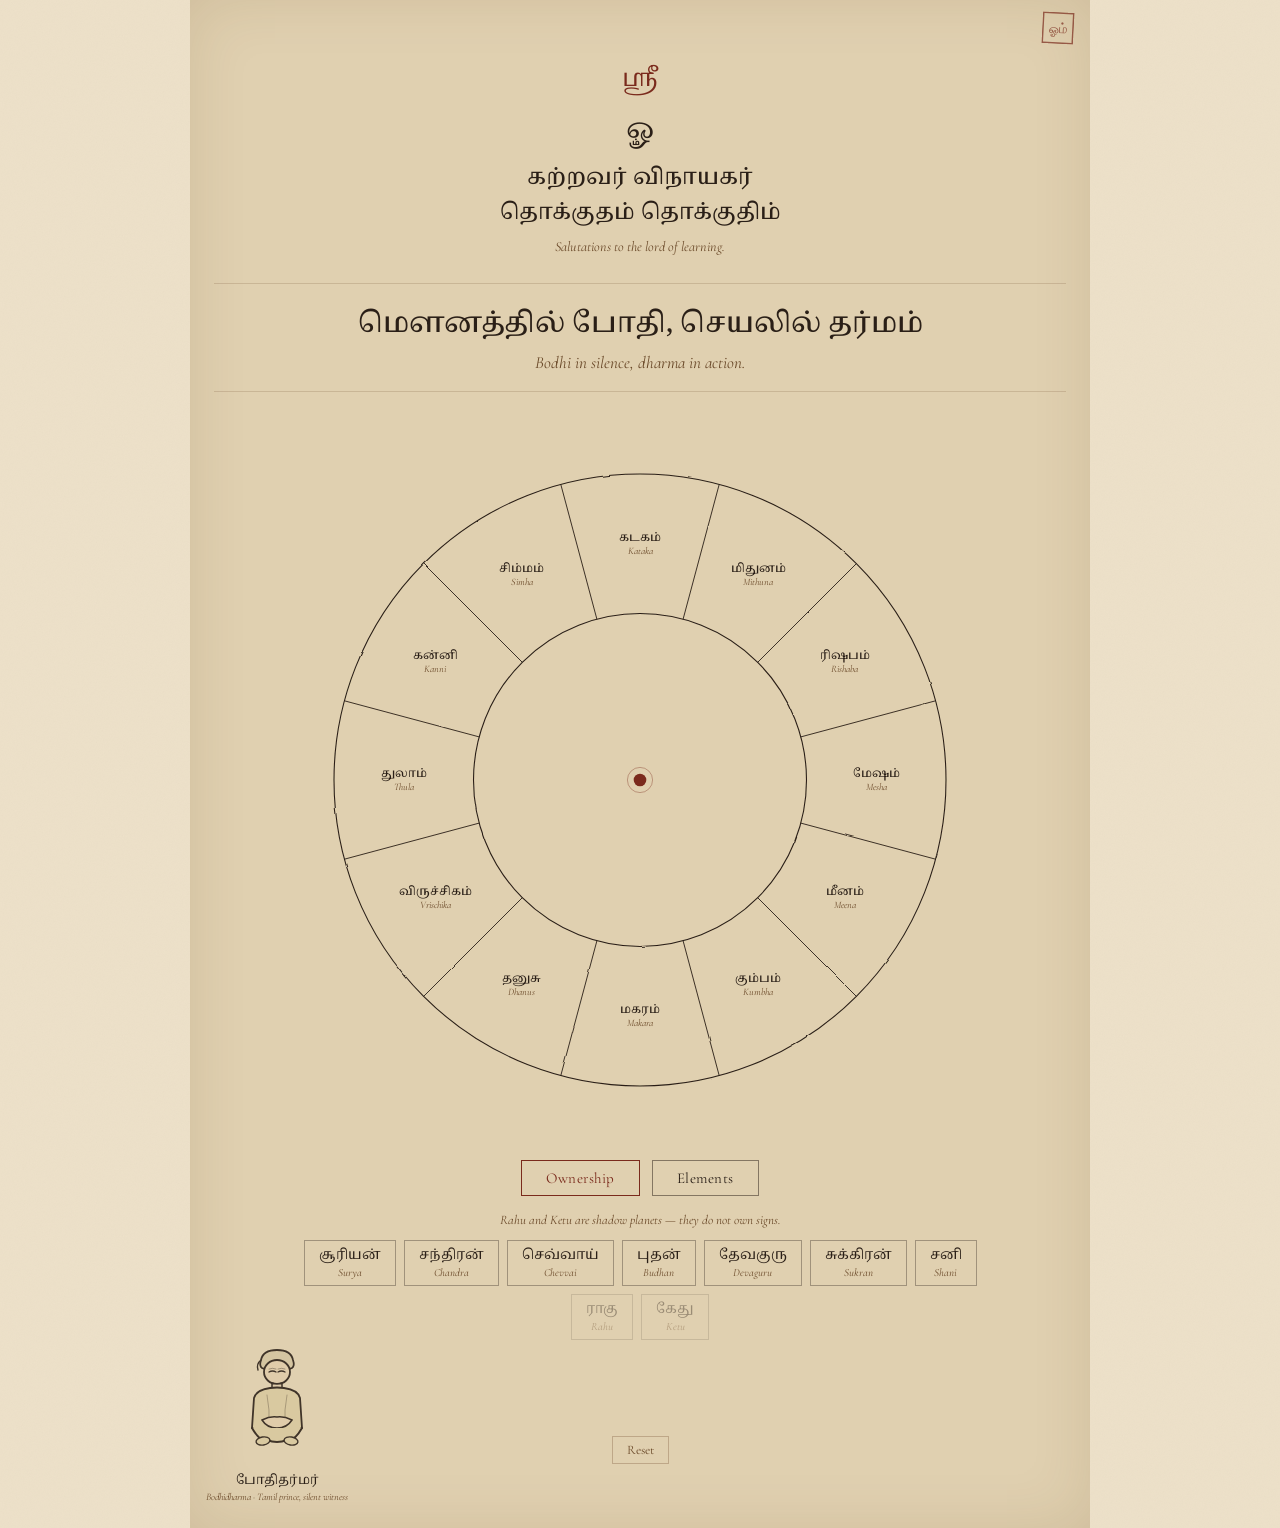
<file: bodhidharma-scroll/index.html>
<!DOCTYPE html>
<html lang="ta">
<head>
  <meta charset="UTF-8">
  <meta name="viewport" content="width=device-width, initial-scale=1.0">
  <title>போதிதர்மர் சுருள் — Bodhidharma Scroll</title>
  <link rel="stylesheet" href="../shared/styles.css">
  <link rel="stylesheet" href="style.css">
</head>
<body>
  <div class="scroll-container">
    <div id="invocation-mount"></div>

    <div class="wheel-section">
      <svg id="zodiac-wheel"
           viewBox="0 0 800 800"
           style="width:100%;max-width:720px;display:block;margin:0 auto;"
           role="img"
           aria-label="Zodiac wheel with 12 signs">
      </svg>
    </div>

    <div class="controls">
      <div class="mode-buttons" role="group" aria-label="Select mode">
        <button class="mode-btn active" id="btn-ownership" aria-pressed="true">Ownership</button>
        <button class="mode-btn"        id="btn-elements"  aria-pressed="false">Elements</button>
      </div>
      <div id="shadow-note" style="display:none;text-align:center;font-size:13px;color:#6b4a2a;font-style:italic;margin-top:4px;">
        Rahu and Ketu are shadow planets — they do not own signs.
      </div>
      <div id="picker-mount" class="picker" role="group" aria-label="Select planet or element"></div>
      <div id="annotation-panel" class="annotation-panel" aria-live="polite" aria-atomic="true"></div>
      <button class="reset-btn" id="reset-btn">Reset</button>
    </div>

    <div id="bodhidharma-mount"></div>
  </div>
  <script type="module" src="script.js"></script>
</body>
</html>
</file>
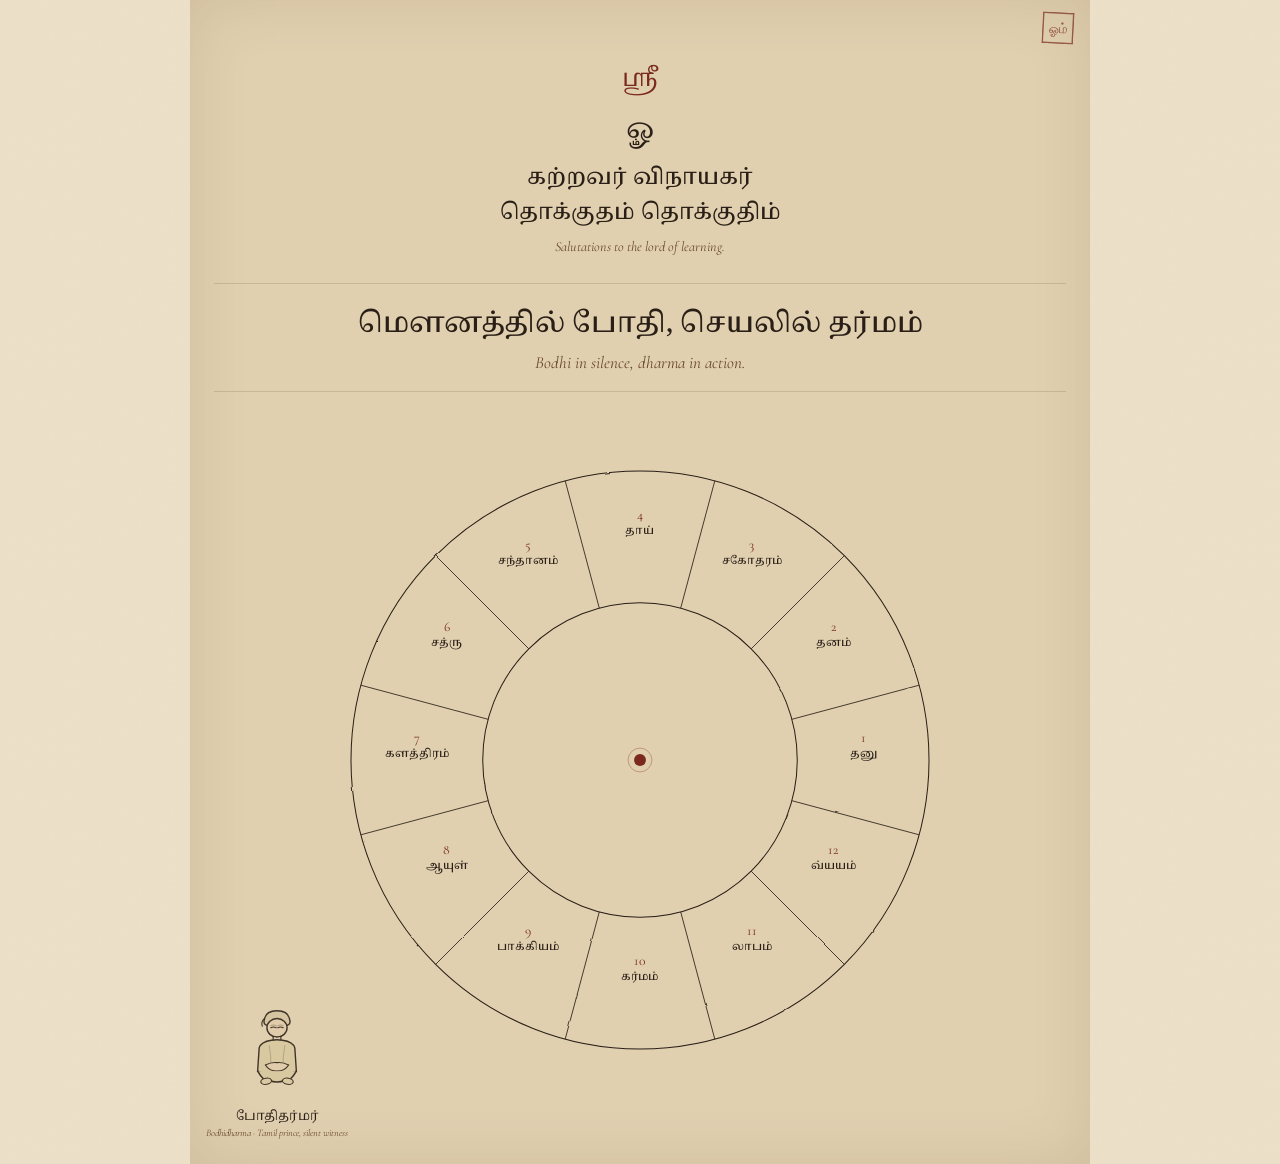
<file: houses-wheel/index.html>
<!DOCTYPE html>
<html lang="ta">
<head>
  <meta charset="UTF-8">
  <meta name="viewport" content="width=device-width, initial-scale=1.0">
  <title>பாவ சக்கரம் — Houses Wheel</title>
  <link rel="stylesheet" href="../shared/styles.css">
  <link rel="stylesheet" href="style.css">
</head>
<body>
  <div class="scroll-container">
    <div id="invocation-mount"></div>
    <div style="display:flex;justify-content:center;">
      <svg id="houses-wheel" viewBox="0 0 800 800"
           style="width:100%;max-width:680px;display:block;"
           role="img" aria-label="12 houses of Jyotish"></svg>
    </div>
    <div id="house-panel" class="house-panel" aria-live="polite" aria-atomic="true" style="display:none;"></div>
    <div id="bodhidharma-mount"></div>
  </div>
  <script type="module" src="script.js"></script>
</body>
</html>
</file>
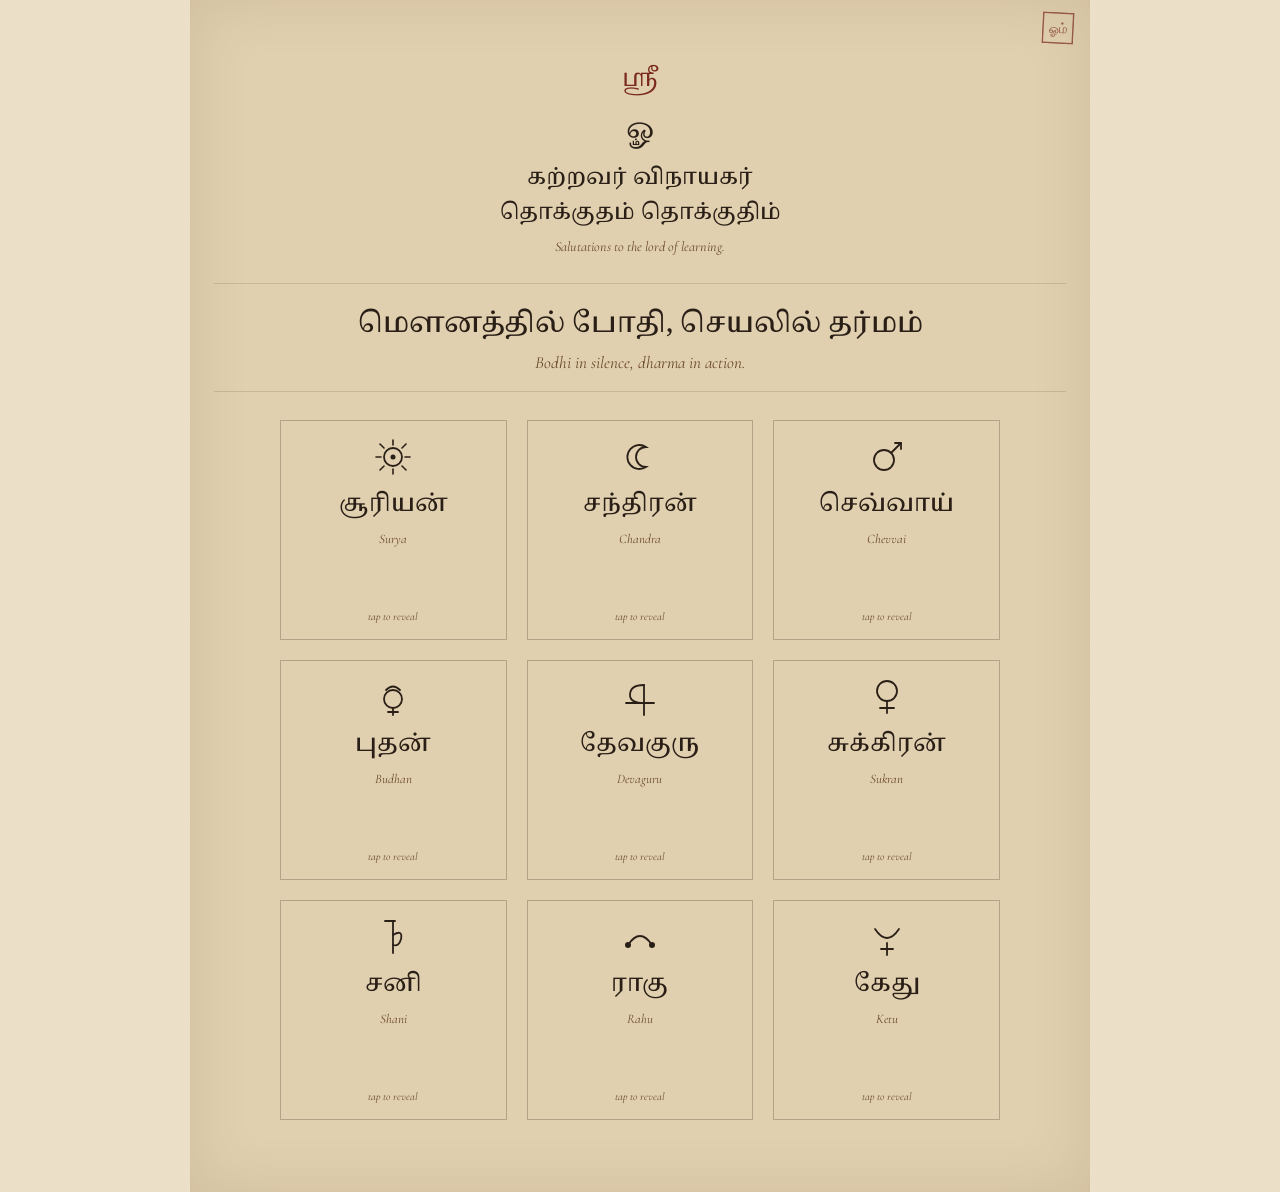
<file: planet-cards/index.html>
<!DOCTYPE html>
<html lang="ta">
<head>
  <meta charset="UTF-8">
  <meta name="viewport" content="width=device-width, initial-scale=1.0">
  <title>கிரக அட்டைகள் — Planet Cards</title>
  <link rel="stylesheet" href="../shared/styles.css">
</head>
<body>
  <div class="scroll-container" style="padding-bottom:48px;">
    <div id="invocation-mount"></div>
    <div id="cards-mount" class="card-grid"></div>
  </div>
  <script type="module" src="script.js"></script>
</body>
</html>
</file>
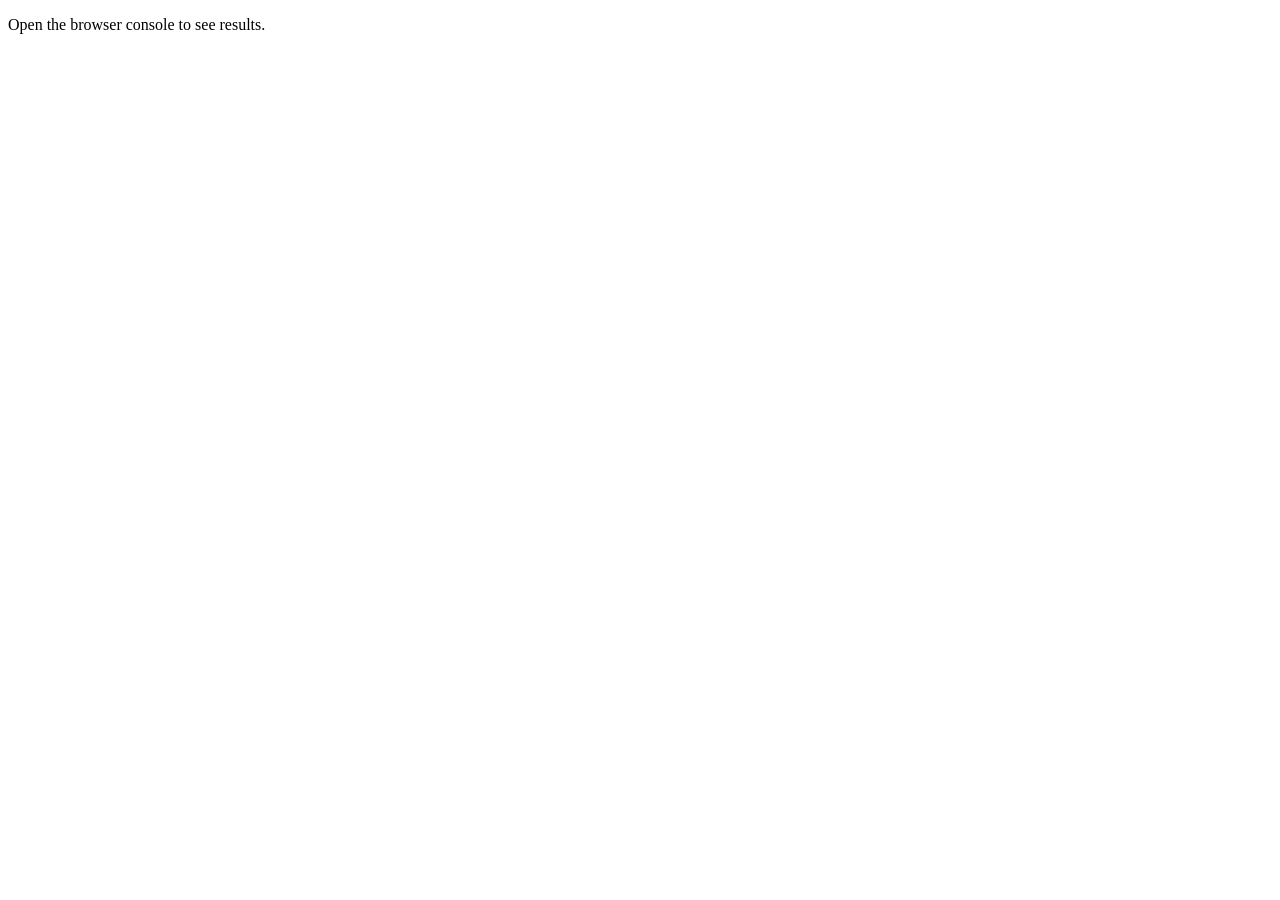
<file: tests/index.html>
<!DOCTYPE html>
<html lang="en">
<head><meta charset="UTF-8"><title>Tests</title></head>
<body>
  <p>Open the browser console to see results.</p>
  <script type="module">
    import './test-data.js';
    import './test-wheel.js';
  </script>
</body>
</html>
</file>
<file: shared/styles.css>
@import url('https://fonts.googleapis.com/css2?family=Noto+Serif+Tamil:wght@400;500&family=Cormorant+Garamond:ital,wght@0,400;1,400&display=swap');

:root {
  --ink:          #2a1f17;
  --paper-body:   #ede0c8;
  --paper-scroll: #e0d0b0;
  --seal-red:     #7a2a1c;
  --text-muted:   #6b4a2a;
  --element-fire: #a83232;
  --element-earth:#8b6914;
  --element-air:  #7a8590;
  --element-water:#2c4a6b;
  --font-tamil:   'Noto Serif Tamil', serif;
  --font-english: 'Cormorant Garamond', Georgia, serif;
}

*, *::before, *::after { box-sizing: border-box; margin: 0; padding: 0; }

body {
  background-color: var(--paper-body);
  background-image: url("data:image/svg+xml,%3Csvg xmlns='http://www.w3.org/2000/svg' width='200' height='200'%3E%3Cfilter id='n'%3E%3CfeTurbulence type='fractalNoise' baseFrequency='0.85' numOctaves='4' stitchTiles='stitch'/%3E%3CfeColorMatrix type='saturate' values='0'/%3E%3C/filter%3E%3Crect width='200' height='200' filter='url(%23n)' opacity='0.04'/%3E%3C/svg%3E");
  color: var(--ink);
  font-family: var(--font-english);
  min-height: 100vh;
}

.scroll-container {
  max-width: 900px;
  margin: 0 auto;
  padding: 32px 24px 64px;
  background: var(--paper-scroll);
  box-shadow: inset 0 0 60px rgba(90,55,15,0.12);
  position: relative;
  min-height: 100vh;
}

/* Ambient seal stamp, top-right corner */
.scroll-container::after {
  content: '';
  position: absolute;
  top: 12px; right: 16px;
  width: 32px; height: 32px;
  background-image: url("data:image/svg+xml,%3Csvg xmlns='http://www.w3.org/2000/svg' width='32' height='32'%3E%3Crect x='1' y='1' width='30' height='30' fill='none' stroke='%237a2a1c' stroke-width='1.5'/%3E%3Ctext x='16' y='21' text-anchor='middle' font-family='serif' font-size='13' fill='%237a2a1c'%3Eஓம்%3C/text%3E%3C/svg%3E");
  transform: rotate(3deg);
  opacity: 0.7;
}

/* ── Invocation ── */
.invocation { text-align: center; padding: 28px 0 20px; }
.invocation .suzhi  { display:block; color:var(--seal-red); font-family:var(--font-tamil); font-size:24px; margin-bottom:10px; }
.invocation .om     { display:block; color:var(--ink); font-family:var(--font-tamil); font-size:28px; margin-bottom:8px; }
.invocation .vinayagar-tamil { display:block; font-family:var(--font-tamil); font-weight:500; font-size:22px; color:var(--ink); line-height:1.6; }
.invocation .chant  { display:block; font-family:var(--font-tamil); font-weight:500; font-size:22px; color:var(--ink); line-height:1.6; }
.invocation .gloss  { display:block; font-family:var(--font-english); font-style:italic; font-size:14px; color:var(--text-muted); margin-top:8px; }

/* ── Thesis ── */
.thesis { text-align:center; padding:18px 24px; border-top:1px solid rgba(110,75,45,0.2); border-bottom:1px solid rgba(110,75,45,0.2); margin:8px 0 28px; }
.thesis-tamil   { display:block; font-family:var(--font-tamil); font-weight:500; font-size:28px; color:var(--ink); }
.thesis-english { display:block; font-family:var(--font-english); font-style:italic; font-size:17px; color:var(--text-muted); margin-top:6px; }

/* ── Mode buttons ── */
.mode-buttons { display:flex; justify-content:center; gap:12px; margin:20px 0 16px; }
.mode-btn { padding:8px 24px; font-family:var(--font-english); font-size:15px; color:var(--ink); background:transparent; border:1px solid rgba(42,31,23,0.5); cursor:pointer; letter-spacing:0.5px; transition:border-color 200ms, color 200ms; }
.mode-btn.active { color:var(--seal-red); border-color:var(--seal-red); }
.mode-btn:focus-visible { outline:2px solid var(--seal-red); outline-offset:2px; }

/* ── Picker ── */
.picker { display:flex; flex-wrap:wrap; justify-content:center; gap:8px; margin:12px 0 20px; }
.picker-btn { min-width:44px; min-height:44px; padding:6px 14px; font-family:var(--font-tamil); font-size:14px; color:var(--ink); background:transparent; border:1px solid rgba(42,31,23,0.35); cursor:pointer; display:flex; flex-direction:column; align-items:center; justify-content:center; gap:2px; transition:background 200ms, border-color 200ms; }
.picker-btn:hover:not(.shadow-planet) { border-color:rgba(42,31,23,0.7); }
.picker-btn.active { background:rgba(122,42,28,0.08); border-color:var(--seal-red); }
.picker-btn.shadow-planet { opacity:0.38; cursor:default; }
.picker-btn .planet-tamil   { font-family:var(--font-tamil); font-size:14px; line-height:1.2; }
.picker-btn .planet-english { font-family:var(--font-english); font-style:italic; font-size:11px; color:var(--text-muted); }

/* ── Annotation panel ── */
.annotation-panel { max-width:620px; margin:8px auto 16px; padding:16px 20px; border-left:2px solid rgba(122,42,28,0.25); font-family:var(--font-english); font-size:16px; line-height:1.75; color:var(--ink); opacity:0; transition:opacity 800ms ease-in; min-height:60px; }
.annotation-panel.visible { opacity:1; }

/* Reset */
.reset-btn { display:block; margin:4px auto 0; padding:5px 14px; font-family:var(--font-english); font-size:13px; color:var(--text-muted); background:transparent; border:1px solid rgba(110,75,45,0.3); cursor:pointer; }
.reset-btn:hover { border-color:rgba(110,75,45,0.6); }

/* ── Seal stamp animation ── */
@keyframes stamp { from { transform:scale(1.4); opacity:0; } to { transform:scale(1); opacity:1; } }
.seal-stamp { animation:stamp 500ms cubic-bezier(0.2,0.8,0.3,1) forwards; }

/* ── Bodhidharma ── */
.bodhidharma-corner { position:absolute; bottom:24px; left:16px; text-align:center; pointer-events:none; }
.bodhidharma-caption-tamil   { display:block; font-family:var(--font-tamil); font-size:13px; color:var(--ink); margin-top:5px; }
.bodhidharma-caption-english { display:block; font-family:var(--font-english); font-style:italic; font-size:10px; color:var(--text-muted); line-height:1.4; }

/* ── Planet cards ── */
.card-grid { display:grid; grid-template-columns:repeat(3,1fr); gap:20px; margin:24px auto; max-width:720px; }
.card-3d { perspective:1000px; height:220px; cursor:pointer; }
.card-inner { position:relative; width:100%; height:100%; transform-style:preserve-3d; transition:transform 600ms ease; }
.card-3d.is-flipped .card-inner { transform:rotateY(180deg); }
.card-face { position:absolute; inset:0; -webkit-backface-visibility:hidden; backface-visibility:hidden; background:var(--paper-scroll); border:1px solid rgba(42,31,23,0.25); display:flex; flex-direction:column; align-items:center; justify-content:center; padding:16px; text-align:center; gap:8px; }
.card-back { transform:rotateY(180deg); align-items:flex-start; text-align:left; padding:12px 14px; justify-content:flex-start; gap:2px; overflow:hidden; }
.card-planet-tamil { font-family:var(--font-tamil); font-weight:500; font-size:24px; color:var(--ink); }
.card-planet-english-small { font-family:var(--font-english); font-style:italic; font-size:13px; color:var(--text-muted); }
.card-flip-hint { font-family:var(--font-english); font-style:italic; font-size:11px; color:var(--text-muted); margin-top:auto; }
.card-back-label { display:block; font-family:var(--font-english); font-size:10px; color:var(--seal-red); letter-spacing:0.8px; text-transform:uppercase; margin-top:6px; }
.card-back-value { display:block; font-family:var(--font-english); font-size:13px; color:var(--ink); line-height:1.4; }
.card-back-value-tamil { display:block; font-family:var(--font-tamil); font-size:13px; color:var(--ink); line-height:1.4; }

/* ── House panel ── */
.house-panel { max-width:680px; margin:12px auto 0; padding:20px 24px; border-top:1px solid rgba(42,31,23,0.15); background:rgba(224,208,176,0.4); }
.house-panel-number   { display:block; font-family:var(--font-english); font-size:12px; color:var(--seal-red); letter-spacing:1px; text-transform:uppercase; margin-bottom:4px; }
.house-panel-tamil    { display:block; font-family:var(--font-tamil); font-weight:500; font-size:26px; color:var(--ink); margin-bottom:4px; }
.house-panel-keywords { display:block; font-family:var(--font-english); font-size:17px; color:var(--ink); margin-bottom:10px; }
.house-panel-question { display:block; font-family:var(--font-english); font-style:italic; font-size:15px; color:var(--text-muted); }

/* ── Tool cards (landing) ── */
.tool-grid { display:grid; grid-template-columns:repeat(3,1fr); gap:20px; margin:32px auto; max-width:800px; }
.tool-card { display:block; padding:24px 20px; text-decoration:none; color:var(--ink); border:1px solid rgba(42,31,23,0.2); background:rgba(224,208,176,0.4); transition:border-color 200ms, background 200ms; }
.tool-card:hover { border-color:rgba(122,42,28,0.4); background:rgba(224,208,176,0.7); }
.tool-card-tamil   { display:block; font-family:var(--font-tamil); font-weight:500; font-size:20px; color:var(--ink); margin-bottom:4px; }
.tool-card-english { display:block; font-family:var(--font-english); font-style:italic; font-size:16px; color:var(--text-muted); margin-bottom:10px; }
.tool-card-desc { font-family:var(--font-english); font-size:14px; color:var(--ink); line-height:1.6; }

/* ── Triangle lines (Tool 1 elements mode) ── */
.element-line { stroke-linecap:round; fill:none; transition:stroke-dashoffset 400ms ease; }

/* ── Mobile ── */
@media (max-width:640px) {
  .scroll-container { padding:20px 12px 40px; }
  .invocation .vinayagar-tamil, .invocation .chant { font-size:18px; }
  .thesis-tamil { font-size:20px; }
  .thesis-english { font-size:14px; }
  .bodhidharma-corner { position:static; margin:28px auto 0; }
  .card-grid { grid-template-columns:1fr; }
  .tool-grid { grid-template-columns:1fr; }
  .house-panel { padding:14px 12px; }
}
</file>
<file: bodhidharma-scroll/style.css>
.wheel-section { display:flex; justify-content:center; margin-bottom:8px; }
.controls { max-width:700px; margin:0 auto; }
.sector-seal { font-family:'Noto Serif Tamil',serif; font-size:10px; fill:#7a2a1c; pointer-events:none; }
</file>
<file: houses-wheel/style.css>
/* House number label inside sector */
.house-num-label { pointer-events:none; }
</file>
